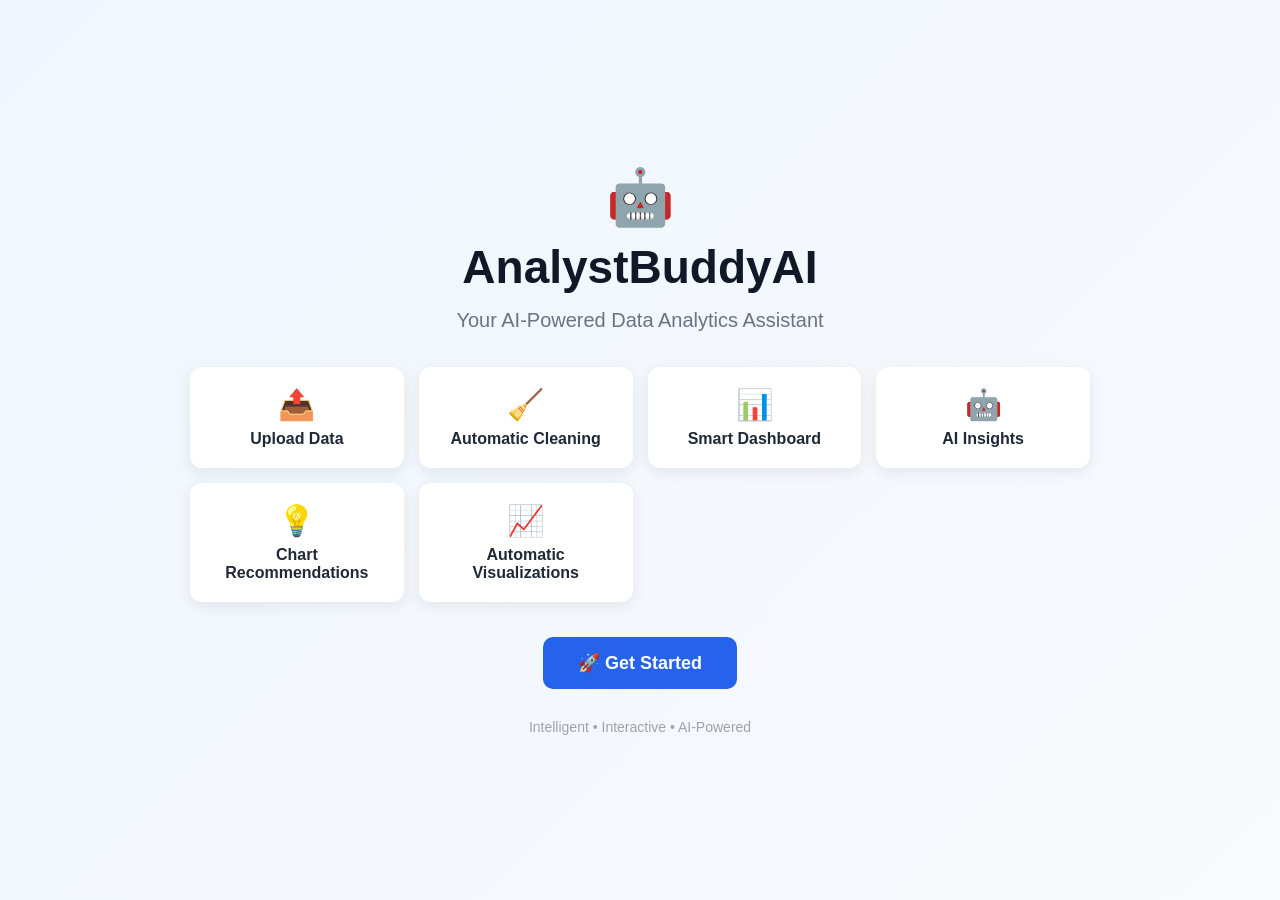
<file: templates/index.html>
<!DOCTYPE html>
<html lang="en">

<head>

    <meta charset="UTF-8">

    <meta name="viewport"
          content="width=device-width, initial-scale=1.0">

    <title>AnalystBuddyAI</title>

    <style>

        * {
            box-sizing: border-box;
        }

        body {
            margin: 0;
            min-height: 100vh;
            font-family: Arial, sans-serif;
            background: linear-gradient(135deg, #eff6ff, #f8fafc);
            color: #1f2937;

            display: flex;
            align-items: center;
            justify-content: center;
        }

        .container {
            width: 90%;
            max-width: 900px;
            text-align: center;
        }

        .logo {
            font-size: 55px;
            margin-bottom: 10px;
        }

        h1 {
            font-size: 46px;
            margin: 0;
            color: #111827;
        }

        .subtitle {
            font-size: 20px;
            color: #6b7280;
            margin: 15px 0 35px;
        }

        .features {
            display: grid;
            grid-template-columns:
                repeat(auto-fit, minmax(200px, 1fr));

            gap: 15px;
            margin-bottom: 35px;
        }

        .feature {
            background: white;
            padding: 20px;
            border-radius: 12px;

            box-shadow:
                0 4px 15px rgba(0,0,0,0.08);
        }

        .feature-icon {
            font-size: 30px;
        }

        .feature-title {
            margin-top: 8px;
            font-weight: bold;
        }

        .start-button {
            display: inline-block;

            padding: 15px 35px;

            background: #2563eb;
            color: white;

            text-decoration: none;

            border-radius: 10px;

            font-size: 18px;
            font-weight: bold;
        }

        .start-button:hover {
            background: #1d4ed8;
        }

        .footer {
            margin-top: 30px;
            color: #9ca3af;
            font-size: 14px;
        }

        @media(max-width: 600px) {

            h1 {
                font-size: 34px;
            }

            .subtitle {
                font-size: 17px;
            }

        }

    </style>

</head>


<body>


<div class="container">

    <div class="logo">
        🤖
    </div>

    <h1>
        AnalystBuddyAI
    </h1>

    <div class="subtitle">
        Your AI-Powered Data Analytics Assistant
    </div>


    <div class="features">

        <div class="feature">

            <div class="feature-icon">
                📤
            </div>

            <div class="feature-title">
                Upload Data
            </div>

        </div>


        <div class="feature">

            <div class="feature-icon">
                🧹
            </div>

            <div class="feature-title">
                Automatic Cleaning
            </div>

        </div>


        <div class="feature">

            <div class="feature-icon">
                📊
            </div>

            <div class="feature-title">
                Smart Dashboard
            </div>

        </div>


        <div class="feature">

            <div class="feature-icon">
                🤖
            </div>

            <div class="feature-title">
                AI Insights
            </div>

        </div>


        <div class="feature">

            <div class="feature-icon">
                💡
            </div>

            <div class="feature-title">
                Chart Recommendations
            </div>

        </div>


        <div class="feature">

            <div class="feature-icon">
                📈
            </div>

            <div class="feature-title">
                Automatic Visualizations
            </div>

        </div>

    </div>


    <a href="/login"
       class="start-button">

        🚀 Get Started

    </a>


    <div class="footer">

        Intelligent • Interactive • AI-Powered

    </div>

</div>


</body>

</html>
</file>
